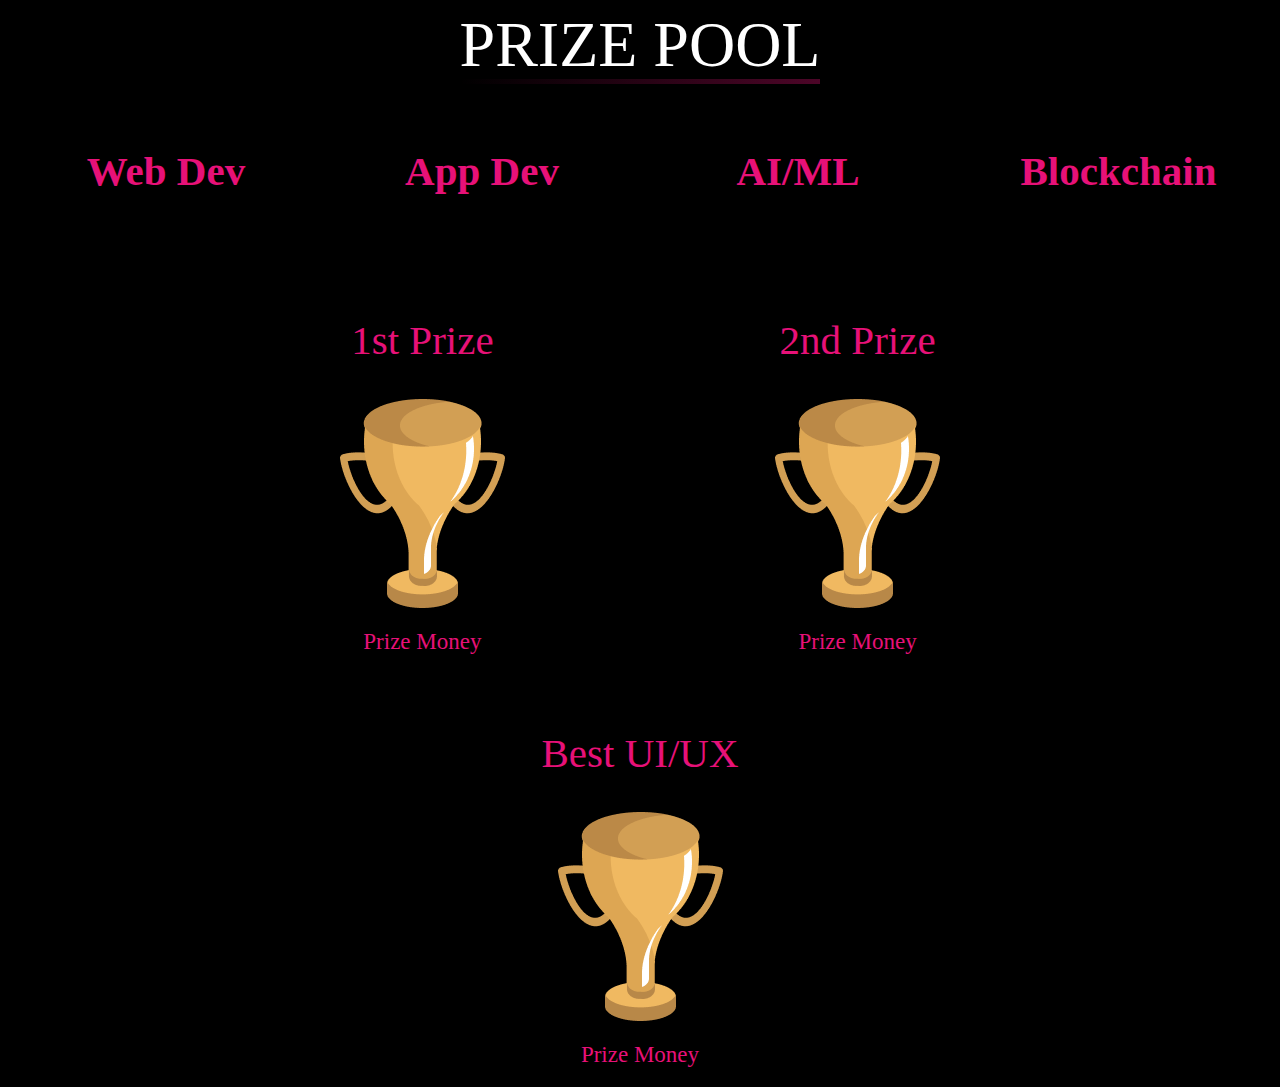
<file: index.html>
<!DOCTYPE html>
<html lang="en">

<head>
    <meta charset="UTF-8">
    <meta http-equiv="X-UA-Compatible" content="IE=edge">
    <meta name="viewport" content="width=device-width, initial-scale=1.0">
    <title>Prize Pool</title>
    <link rel="stylesheet" href="./CSS/styles.css">
</head>

<body>
    <center><span class="title">PRIZE POOL</span></center>

    <div class="head-text text-style">
        <div class="inside-text">Web Dev </div>
        <div class="inside-text">App Dev</div>
        <div class="inside-text">AI/ML</div>
        <div class="inside-text">Blockchain </div>
    </div>
    <div class="container text-style">
        <div class="tr-div">
            1st Prize
            <div class="img-div">
                <img src="./gold.png" alt="">
            </div>
            <div class="money-div">
                Prize Money
            </div>
        </div>

        <div class="tr-div">
            2nd Prize
            <div class="img-div">
                <img src="./gold.png" alt="">
            </div>
            <div class="money-div">
                Prize Money
            </div>
        </div>

        <div class="tr-div">
            Best UI/UX
            <div class="img-div">
                <img src="./gold.png" alt="">
            </div>
            <div class="money-div">
                Prize Money
            </div>
        </div>
    </div>
</body>

</html>
</file>
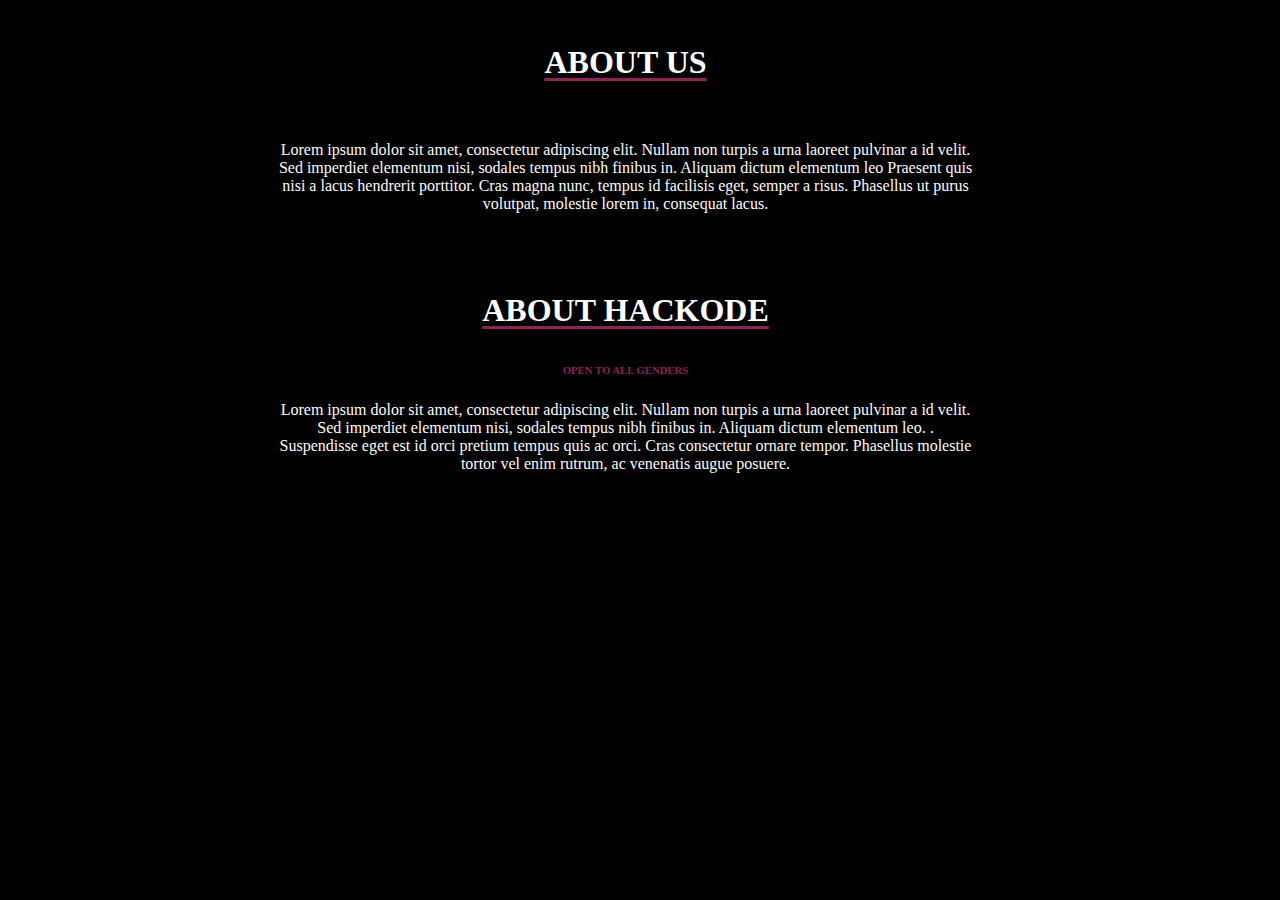
<file: about_us.html>
<!DOCTYPE html>
<html>
<head>
    <link href="https://cdn.jsdelivr.net/npm/bootstrap@5.0.0-beta3/dist/css/bootstrap.min.css" rel="stylesheet" integrity="sha384-eOJMYsd53ii+scO/bJGFsiCZc+5NDVN2yr8+0RDqr0Ql0h+rP48ckxlpbzKgwra6" crossorigin="anonymous">
    <script src="https://cdn.jsdelivr.net/npm/bootstrap@5.0.0-beta3/dist/js/bootstrap.bundle.min.js" integrity="sha384-JEW9xMcG8R+pH31jmWH6WWP0WintQrMb4s7ZOdauHnUtxwoG2vI5DkLtS3qm9Ekf" crossorigin="anonymous"></script>
    <script src="https://cdn.jsdelivr.net/npm/@popperjs/core@2.9.1/dist/umd/popper.min.js" integrity="sha384-SR1sx49pcuLnqZUnnPwx6FCym0wLsk5JZuNx2bPPENzswTNFaQU1RDvt3wT4gWFG" crossorigin="anonymous"></script>
    <script src="https://cdn.jsdelivr.net/npm/bootstrap@5.0.0-beta3/dist/js/bootstrap.min.js" integrity="sha384-j0CNLUeiqtyaRmlzUHCPZ+Gy5fQu0dQ6eZ/xAww941Ai1SxSY+0EQqNXNE6DZiVc" crossorigin="anonymous"></script>
    <style>

        h6 {text-align: center;
        padding-top:10px;
        }
        p {text-align: center;}
        div {
        padding-right: 299px;
        padding-bottom: 45px;
        padding-left: 270px;
        text-align:center;
        }



            .m-linkitem {
-webkit-transform: translate(-51%, -50%);
            -moz-transform: translate(-51%, -50%);
            -ms-transform: translate(-51%, -50%);
            -o-transform: translate(-51%, -50%);
            transform: translate(-51%, -50%);

            transform-origin: center;
            animation: loadBounce 0.1s ease-in-out forwards;
text-align:center;
                transition: all 0.1s linear;
                display: inline;
                
           
text-decoration: underline #8D2255;
text-underline-offset: 5px;
               
           color:white;
                padding-bottom: 9px;
                background: linear-gradient(to right, rgba(0, 209, 256, 1) 0%, rgba(39, 143, 198, 1) 98%);
                background-size: 0px 3px;
                background-repeat: no-repeat;
                background-position: left 85%;
                text-shadow: 0;
            }

                .m-linkitem:hover {
                    background-size: 100% 4px;
                    text-shadow: 0 2.5px 4px rgba(0, 0, 0, 0.5);
                }


.m-link {
-webkit-transform: translate(-51%, -50%);
            -moz-transform: translate(-51%, -50%);
            -ms-transform: translate(-51%, -50%);
            -o-transform: translate(-51%, -50%);
            transform: translate(-51%, -50%);

            transform-origin: center;
            animation: loadBounce 0.2s ease-in-out forwards;
text-align:center;
                transition: all 0.2s linear;
                display: inline;
                
           
text-decoration: underline #8D2255;
text-underline-offset: 5px;
               
           color:white;
                padding-bottom: 9px;
                background: linear-gradient(to right, rgba(0, 209, 256, 1) 0%, rgba(39, 143, 198, 1) 98%);
                background-size: 0px 3px;
                background-repeat: no-repeat;
                background-position: left 85%;
                text-shadow: 0;
            }

                .m-link:hover {
                    background-size: 100% 4px;
                    text-shadow: 0 2.5px 4px rgba(0, 0, 0, 0.5);
                }

        </style>
        </head>
        <body>
            <body style="background-color:black;">
        <br><br>
        <div>
        <h1 class = "m-linkitem">ABOUT US</h1>
        <h6>     </h6>
        <p style="color:#FFFBFB">Lorem ipsum dolor sit amet, consectetur adipiscing elit. Nullam non turpis a urna laoreet pulvinar a id velit. Sed imperdiet elementum nisi, sodales tempus nibh finibus in. Aliquam dictum elementum leo Praesent quis nisi a lacus hendrerit porttitor. Cras magna nunc, tempus id facilisis eget, semper a risus. Phasellus ut purus volutpat, molestie lorem in, consequat lacus. </p></div>
        <br>
        <div>
        <h1 class = "m-link" >ABOUT HACKODE</h1>
        <br>
        <h6 style="color:#8D2255">OPEN TO ALL GENDERS</h6>
        <p style="color:#FFFBFB">Lorem ipsum dolor sit amet, consectetur adipiscing elit. Nullam non turpis a urna laoreet pulvinar a id velit. Sed imperdiet elementum nisi, sodales tempus nibh finibus in. Aliquam dictum elementum leo. . Suspendisse eget est id orci pretium tempus quis ac orci. Cras consectetur ornare tempor. Phasellus molestie tortor vel enim rutrum, ac venenatis augue posuere.</p></div>
        
        </body>
</head>
</html>
</file>
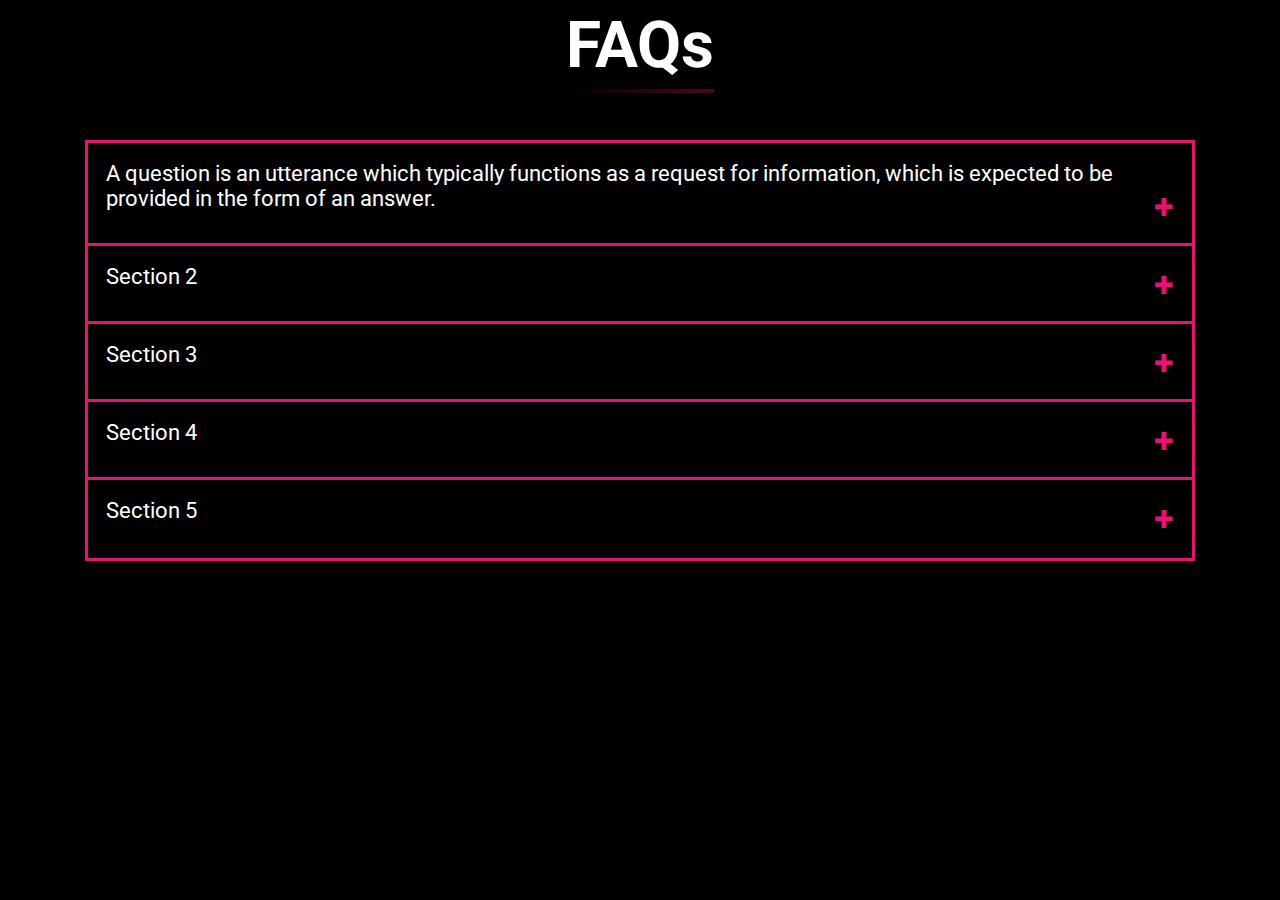
<file: FAQs.html>
<!DOCTYPE html>
<html lang="en">
<head>
    <meta charset="UTF-8">
    <meta http-equiv="X-UA-Compatible" content="IE=edge">
    <meta name="viewport" content="width=device-width, initial-scale=1.0">
    <link href="https://fonts.googleapis.com/css2?family=Roboto:wght@300;700&display=swap" rel="stylesheet">
    <link rel="stylesheet" href="FAQs.css">
     <title>FAQ</title>
        </head>
        <body>
        <center><span class="title">FAQs</span></center>
        <div class="container">    
            <button class="accordion">A question is an utterance which typically functions as a request for information, which is expected to be provided in the form of an answer.</button>
        <div class="panel">
          <p>Lorem ipsum dolor sit amet, consectetur adipisicing elit, sed do eiusmod tempor incididunt ut labore et dolore magna aliqua. Ut enim ad minim veniam, quis nostrud exercitation ullamco laboris nisi ut aliquip ex ea commodo consequat.</p>
        </div>
        
        <button class="accordion">Section 2</button>
        <div class="panel">
          <p>Lorem ipsum dolor sit amet, consectetur adipisicing elit, sed do eiusmod tempor incididunt ut labore et dolore magna aliqua. Ut enim ad minim veniam, quis nostrud exercitation ullamco laboris nisi ut aliquip ex ea commodo consequat.</p>
        </div>
        
        <button class="accordion">Section 3</button>
        <div class="panel">
          <p>Lorem ipsum dolor sit amet, consectetur adipisicing elit, sed do eiusmod tempor incididunt ut labore et dolore magna aliqua. Ut enim ad minim veniam, quis nostrud exercitation ullamco laboris nisi ut aliquip ex ea commodo consequat.</p>
        </div>

        <button class="accordion">Section 4</button>
        <div class="panel">
          <p>Lorem ipsum dolor sit amet, consectetur adipisicing elit, sed do eiusmod tempor incididunt ut labore et dolore magna aliqua. Ut enim ad minim veniam, quis nostrud exercitation ullamco laboris nisi ut aliquip ex ea commodo consequat.</p>
        </div>

        <button class="accordion">Section 5</button>
        <div class="panel">
          <p>Lorem ipsum dolor sit amet, consectetur adipisicing elit, sed do eiusmod tempor incididunt ut labore et dolore magna aliqua. Ut enim ad minim veniam, quis nostrud exercitation ullamco laboris nisi ut aliquip ex ea commodo consequat.</p>
        </div>
        </div>
        <script src="FAQs.js">
        </script>        
        </body>
        </html>
</file>
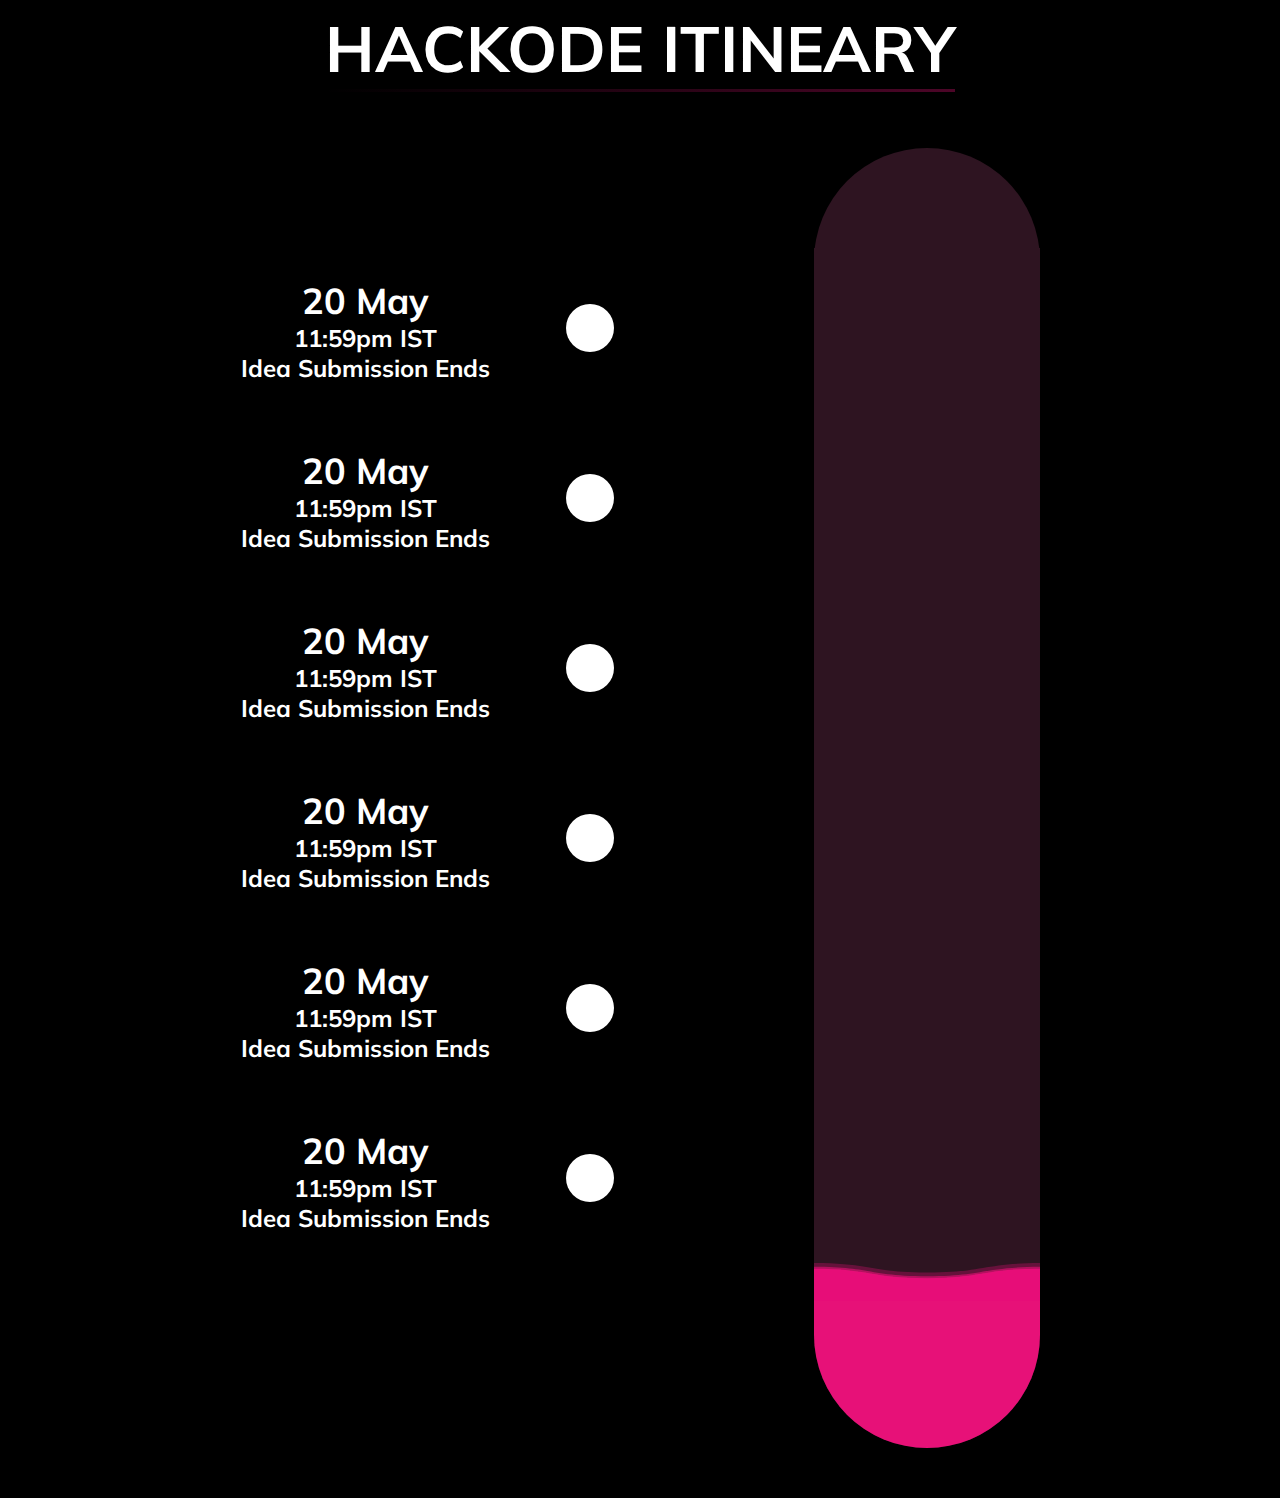
<file: itineary.html>
<!DOCTYPE html>
<html lang="en">
<head>
    <meta charset="UTF-8">
    <meta http-equiv="X-UA-Compatible" content="IE=edge">
    <meta name="viewport" content="width=device-width, initial-scale=1.0">
    <link href="https://fonts.googleapis.com/css2?family=Mulish&display=swap" rel="stylesheet">
    <link rel="stylesheet" href="itineary.css">
    <title>itineary</title>
</head>
<body>
    <div class="top">
        <div class="txt"><center><span class="title">HACKODE ITINEARY</span></center></div>
    </div>
<div class="container">
    <div class="cont">
        <div class="ball-text" id="one">
            <div class="text">
                <b>20 May</b><br>11:59pm IST<br>Idea Submission Ends
            </div>
            <div class="ball">
                <svg width="100" height="100">
                    <circle cx="50" cy="50" r="24" />
                </svg>   
            </div>
        </div>
    
        <div class="ball-text" id="two">
            <div class="text">
                <b>20 May</b><br>11:59pm IST<br>Idea Submission Ends
            </div>
            <div class="ball">
                <svg width="100" height="100">
                    <circle cx="50" cy="50" r="24" />
                </svg>   
            </div>
        </div>
    
        <div class="ball-text" id="three">
            <div class="text">
                <b>20 May</b><br>11:59pm IST<br>Idea Submission Ends
            </div>
            <div class="ball">
                <svg width="100" height="100">
                    <circle cx="50" cy="50" r="24" />
                </svg>   
            </div>
        </div>
    
        <div class="ball-text" id="four">
            <div class="text">
                <b>20 May</b><br>11:59pm IST<br>Idea Submission Ends
            </div>
            <div class="ball">
                <svg width="100" height="100">
                    <circle cx="50" cy="50" r="24" />
                </svg>   
            </div>
        </div>
    
        <div class="ball-text" id="five">
            <div class="text">
                <b>20 May</b><br>11:59pm IST<br>Idea Submission Ends
            </div>
            <div class="ball">
                <svg width="100" height="100">
                    <circle cx="50" cy="50" r="24" />
                </svg>   
            </div>
        </div>
    
        <div class="ball-text" id="six">
            <div class="text">
                <b>20 May</b><br>11:59pm IST<br>Idea Submission Ends
            </div>
            <div class="ball">
                <svg width="100" height="100">
                    <circle cx="50" cy="50" r="24" />
                </svg>   
            </div>
        </div>
    </div>
    <div class="tube">
        <div class="water">
            <div class="liquid">
                <svg class="tt" viewBox="0 0 120 28">
                    <defs> 
                      <mask id="xxx">
                        <circle cx="7" cy="12" r="40" fill="#fff" />
                      </mask>
                      
                      <filter id="goo">
                         <feGaussianBlur in="SourceGraphic" stdDeviation="2" result="blur" />
                         <feColorMatrix in="blur" mode="matrix" values="
                              1 0 0 0 0  
                              0 1 0 0 0  
                              0 0 1 0 0  
                              0 0 0 13 -9" result="goo" />
                         <feBlend in="SourceGraphic" in2="goo" />
                         </filter>
                        <path id="wave" d="M 0,10 C 30,10 30,15 60,15 90,15 90,10 120,10 150,10 150,15 180,15 210,15 210,10 240,10 v 28 h -240 z" />
                     </defs> 
                   
                      <use id="wave3" class="wave" xlink:href="#wave" x="0" y="-2" ></use> 
                      <use id="wave2" class="wave" xlink:href="#wave" x="0" y="0" ></use>
                    
                   
                   
                       
                       
                     </g>
                     <g class="gooeff">
                     <circle class="drop drop1" cx="20" cy="2" r="1.8"  />
                     <circle class="drop drop2" cx="25" cy="2.5" r="1.5"  />
                     <circle class="drop drop3" cx="16" cy="2.8" r="1.2"  />
                       <use id="wave1" class="wave" xlink:href="#wave" x="0" y="1" />
                     
                       <!-- g mask="url(#xxx)">
                       <path   id="wave1"  class="wave" d="M 0,10 C 30,10 30,15 60,15 90,15 90,10 120,10 150,10 150,15 180,15 210,15 210,10 240,10 v 28 h -240 z" />
                       </g>
                     </g -->
                   
                   </svg>
                   </div>

        </div>
            
    </div>
    <div class="text">hover me</div>
    <script src='http://ajax.aspnetcdn.com/ajax/jQuery/jquery-3.2.1.js'></script>
    <script type="text/javascript">
       $(function() {
  $('#one').hover(function() {
    $('.tt').css('padding-top', '10px');
  }, function() {
    $('.tt').css('padding-top', '');
  });
});

$(function() {
  $('#two').hover(function() {
    $('.tt').css('padding-top', '150px');
  }, function() {
    $('.tt').css('padding-top', '');
  });
});

$(function() {
  $('#three').hover(function() {
    $('.tt').css('padding-top', '330px');
  }, function() {
    $('.tt').css('padding-top', '');
  });
});

$(function() {
  $('#four').hover(function() {
    $('.tt').css('padding-top', '500px');
  }, function() {
    $('.tt').css('padding-top', '');
  });
});

$(function() {
  $('#five').hover(function() {
    $('.tt').css('padding-top', '660px');
  }, function() {
    $('.tt').css('padding-top', '');
  });
});

$(function() {
  $('#six').hover(function() {
    $('.tt').css('padding-top', '870px');
  }, function() {
    $('.tt').css('padding-top', '');
  });
});

    </script>  
</div>

        
</body>
</html>
</file>
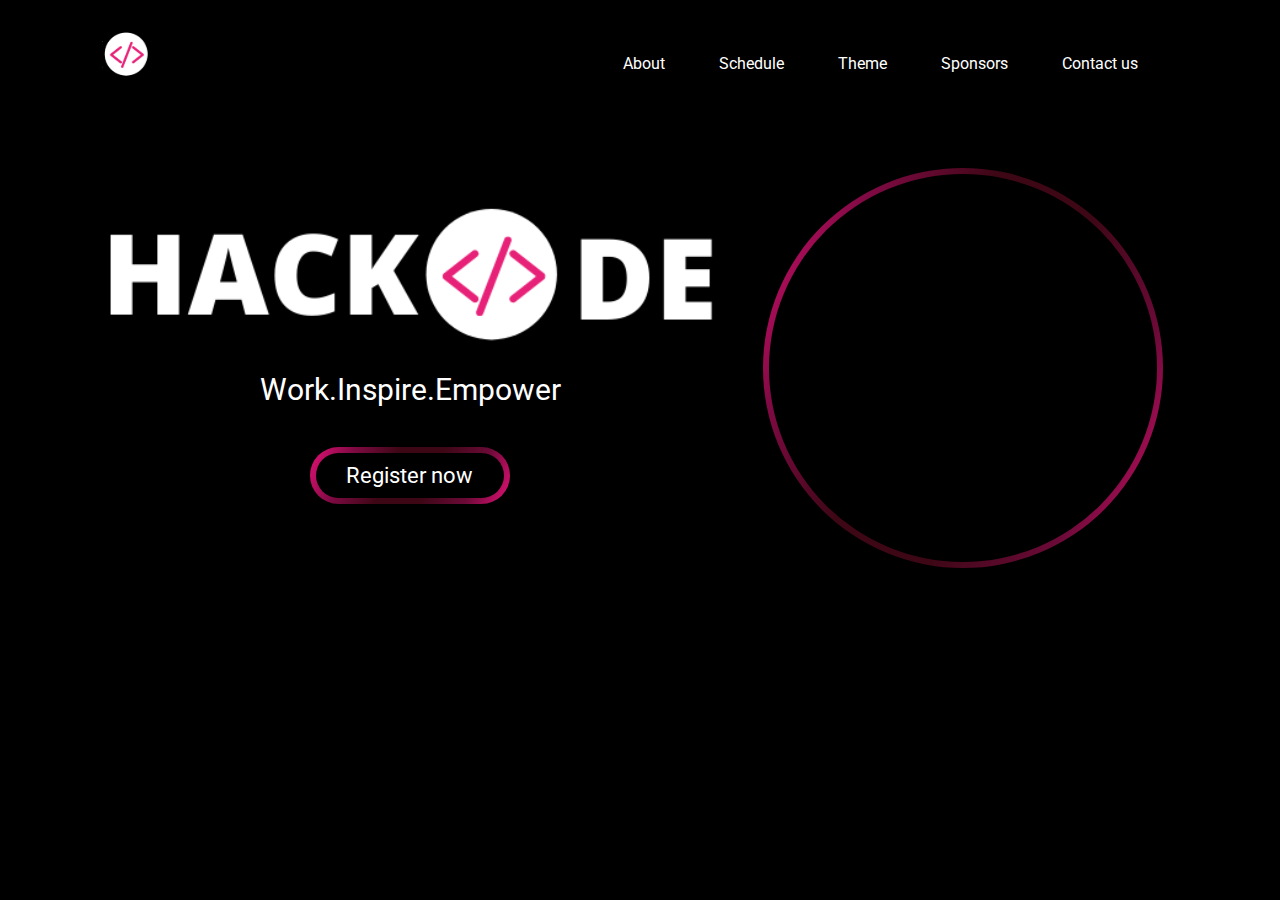
<file: landing-page.html>
<!DOCTYPE html>
<html lang="en">
<head>
    <meta charset="UTF-8">
    <meta http-equiv="X-UA-Compatible" content="IE=edge">
    <meta name="viewport" content="width=device-width, initial-scale=1.0">
    <title>landing page</title>
    <link rel="stylesheet" href="landing-page.css">
</head>
<body>
    <div class="container">
       <div class="navbar">
            <img src="images/HACK 2.svg" class="logo">
            <nav>
                <ul id="menuList">
                    <li class="abt"><a href="">About</a></li>
                    <li class="sch"><a href="">Schedule</a></li>    
                    <li class="theme"><a href="">Theme</a></li>    
                    <li class="spons"><a href="">Sponsors</a></li>    
                    <li class="cont"><a href="">Contact us</a></li>    
                </ul>
            </nav>
            <div class="menu-icon" onclick="togglemenu()">
              <svg class="ham hamRotate180 ham5" viewBox="0 0 100 100" width="80" onclick="this.classList.toggle('active')">
                <path
                      class="line top"
                      d="m 30,33 h 40 c 0,0 8.5,-0.68551 8.5,10.375 0,8.292653 -6.122707,9.002293 -8.5,6.625 l -11.071429,-11.071429" />
                <path
                      class="line middle"
                      d="m 70,50 h -40" />
                <path
                      class="line bottom"
                      d="m 30,67 h 40 c 0,0 8.5,0.68551 8.5,-10.375 0,-8.292653 -6.122707,-9.002293 -8.5,-6.625 l -11.071429,11.071429" />
            </svg>  
            </div>
            
        </div> 
        <div class="row">
            <div class="col1">
                <img src="images/HACK 1.svg" alt="" class="hack-img">
                <p>Work.Inspire.Empower</p>
                <div class="btn">
                 <a href="#" class="button-anon-pen">
                    <span>Register now</span>
                </a>   
                </div>
                
            </div>
            <div class="col2">
                <div class="time">
                    <div class="time-cont">
                        <span>
                        <div class="timer">
                          <div id="timer1"></div>
                          <div id="timer2"></div> 
                       </div>
                    </span>
                   </div>   
                </div>
            </div>
        </div>
    </div>
    <script src="landing-page.js">
        
    </script>
</body>
</html>
</file>
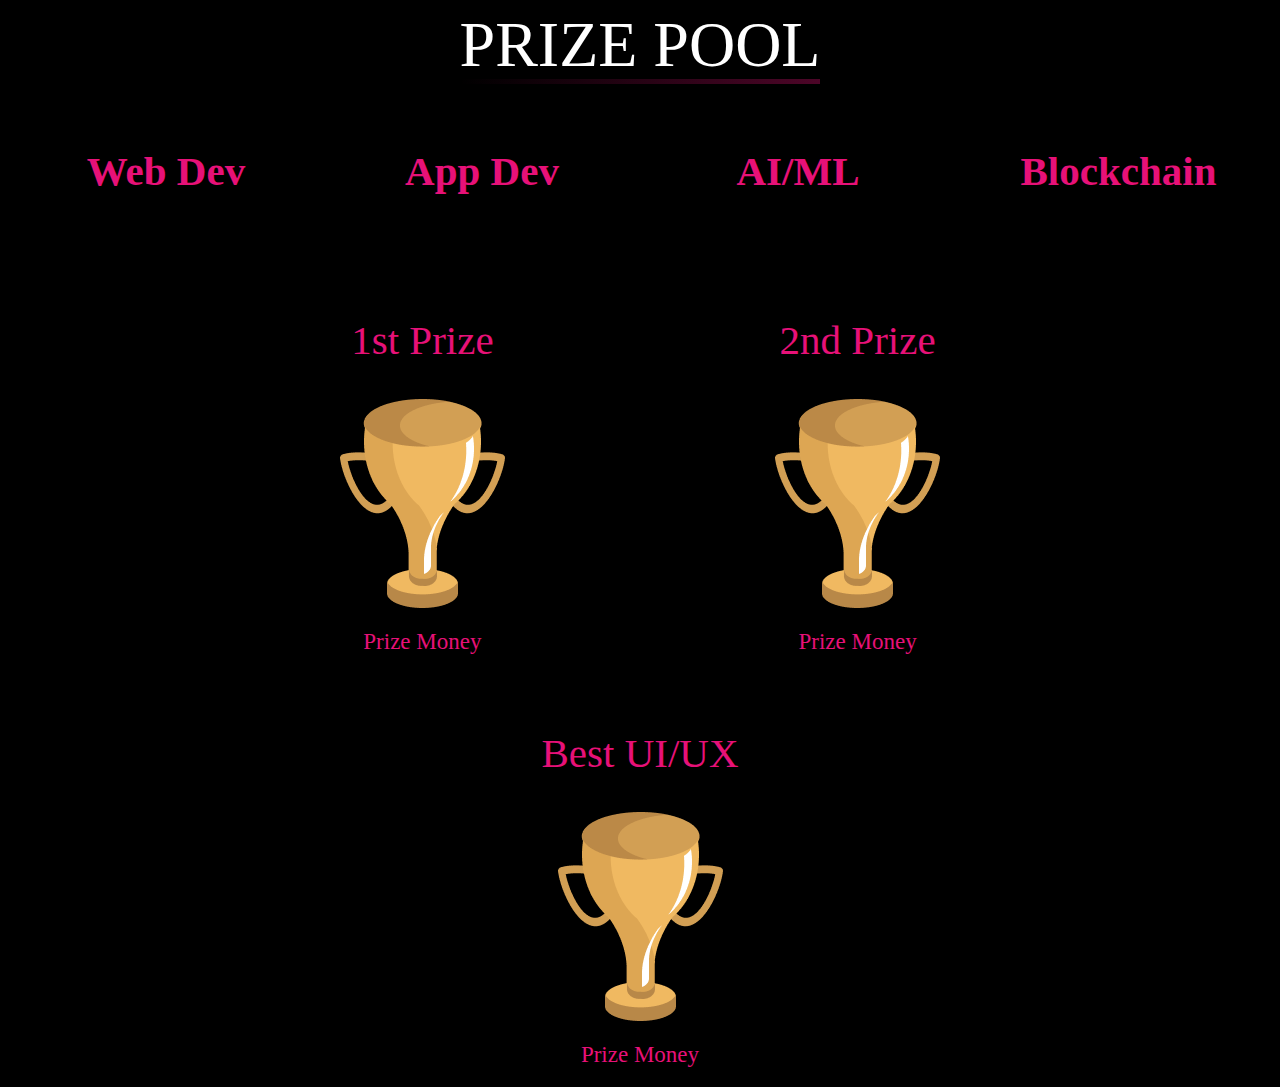
<file: prize_pool.html>
<!DOCTYPE html>
<html lang="en">

<head>
    <meta charset="UTF-8">
    <meta http-equiv="X-UA-Compatible" content="IE=edge">
    <meta name="viewport" content="width=device-width, initial-scale=1.0">
    <title>Prize Pool</title>
    <link rel="stylesheet" href="./CSS/styles.css">
</head>

<body>
    <center><span class="title">PRIZE POOL</span></center>

    <div class="head-text text-style">
        <div class="inside-text">Web Dev </div>
        <div class="inside-text">App Dev</div>
        <div class="inside-text">AI/ML</div>
        <div class="inside-text">Blockchain </div>
    </div>
    <div class="container text-style">
        <div class="tr-div">
            1st Prize
            <div class="img-div">
                <img src="./gold.png" alt="">
            </div>
            <div class="money-div">
                Prize Money
            </div>
        </div>

        <div class="tr-div">
            2nd Prize
            <div class="img-div">
                <img src="./gold.png" alt="">
            </div>
            <div class="money-div">
                Prize Money
            </div>
        </div>

        <div class="tr-div">
            Best UI/UX
            <div class="img-div">
                <img src="./gold.png" alt="">
            </div>
            <div class="money-div">
                Prize Money
            </div>
        </div>
    </div>
</body>

</html>
</file>
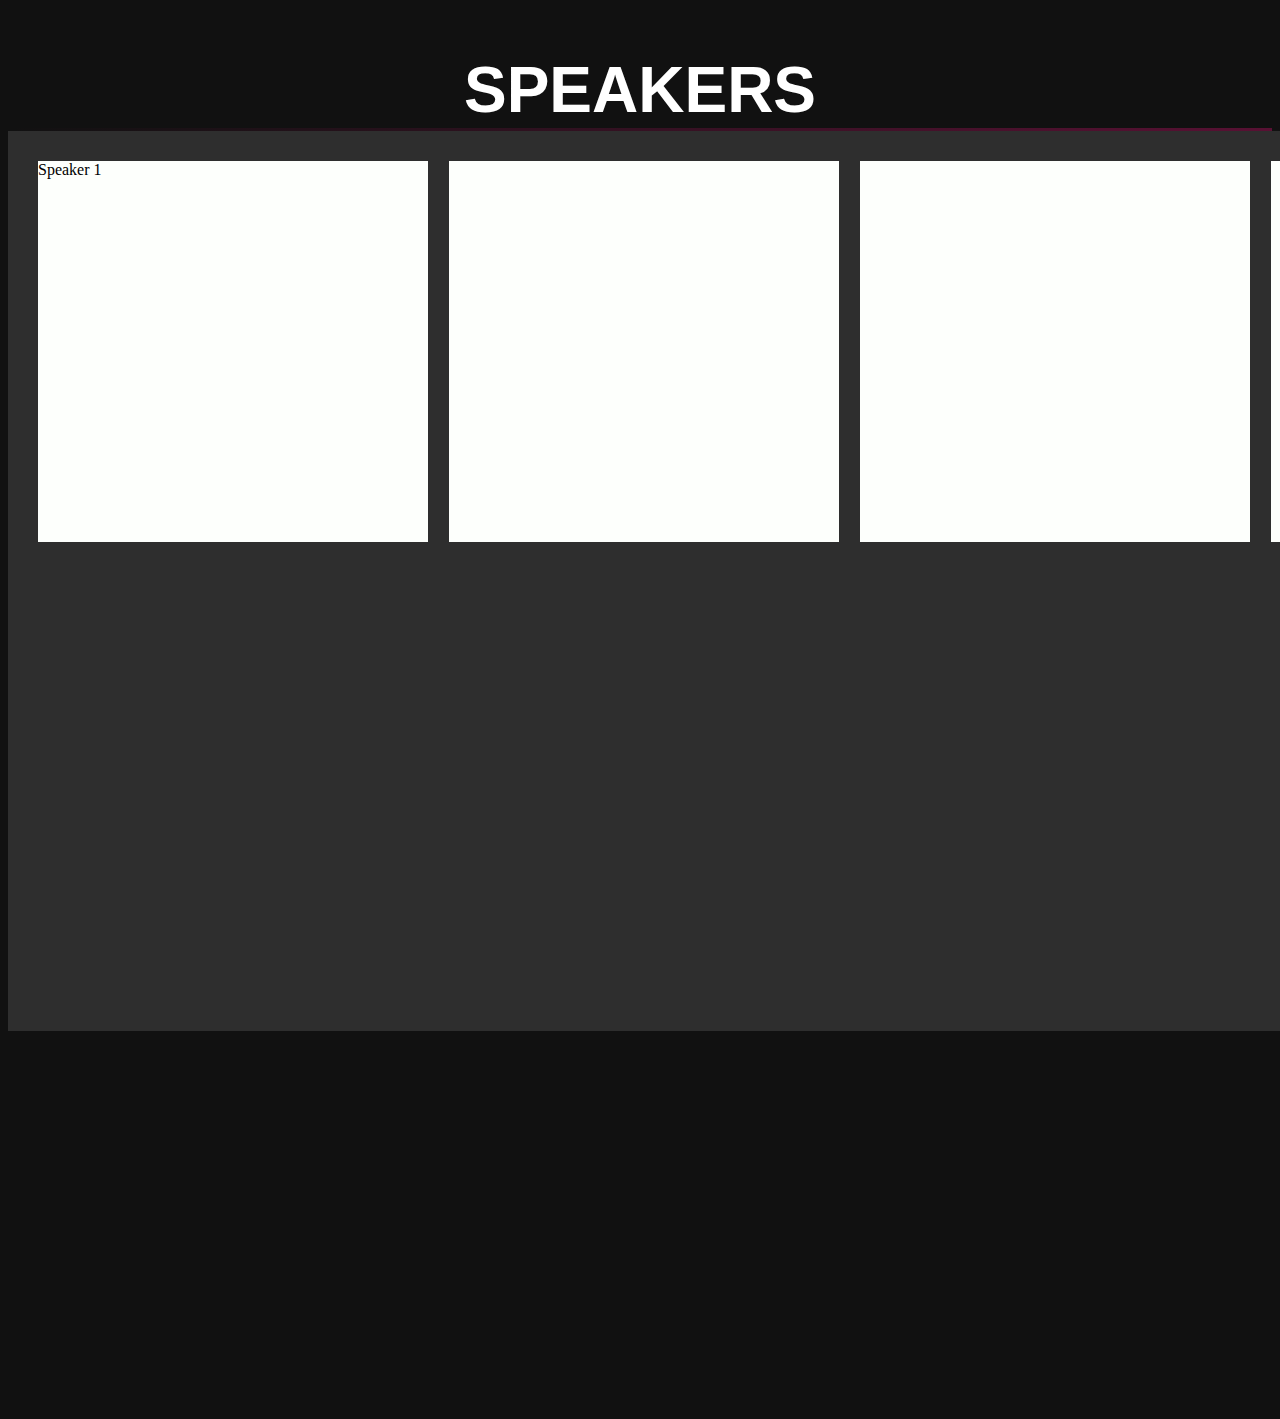
<file: speaker.html>
<!DOCTYPE html>
<html lang="en">
<head>
    <meta charset="UTF-8">
    <meta http-equiv="X-UA-Compatible" content="IE=edge">
    <meta name="viewport" content="width=device-width, initial-scale=1.0">
    <title>Document</title>
</head>
<link rel="stylesheet" href="speakers.css">
<body>
    <p class="demo">
    </p>
    <h3>SPEAKERS</h3>
    <div class="horizontalScroll">
      <div class="item" > Speaker 1
        <div class="bg" style="background-image: url(https://images.unsplash.com/photo-1468014187448-46f9ba8890a2?dpr=1&auto=compres)" height="381.16px" width="390.02px"></div>
      </div>
      <div class="item">
        <div class="bg" style="background-image: url(https://images.unsplash.com/photo-1466496224275-4cbf790b285b?dpr=1&auto=compres)" height="381.16px" width="390.02px"></div>
      </div>
      <div class="item">
        <div class="bg" style="background-image: url(https://images.unsplash.com/photo-1437315306147-0923bdb3fc12?dpr=1&auto=compress)" height="381.16px" width="390.02px"></div>
      </div>
      <div class="item">
        <div class="bg" style="background-image: url(https://images.unsplash.com/44/C3EWdWzT8imxs0fKeKoC_blackforrest.JPG?dpr=1&auto)" height="381.16px" width="390.02px"></div>
      </div>
      <div class="item">
        <div class="bg" style="background-image: url(https://images.unsplash.com/photo-1481093903765-de0b1d88f1a5?dpr=1&auto=compres)" height="381.16px" width="390.02px"></div>
      </div>
      <div class="item">
        <div class="bg" style="background-image: url(https://images.unsplash.com/photo-1480914362564-9f2c2634e266?dpr=1&auto=compress)" height="381.16px" width="390.02px"></div>
      </div>
    </div>
    
</body>
</html>
</file>
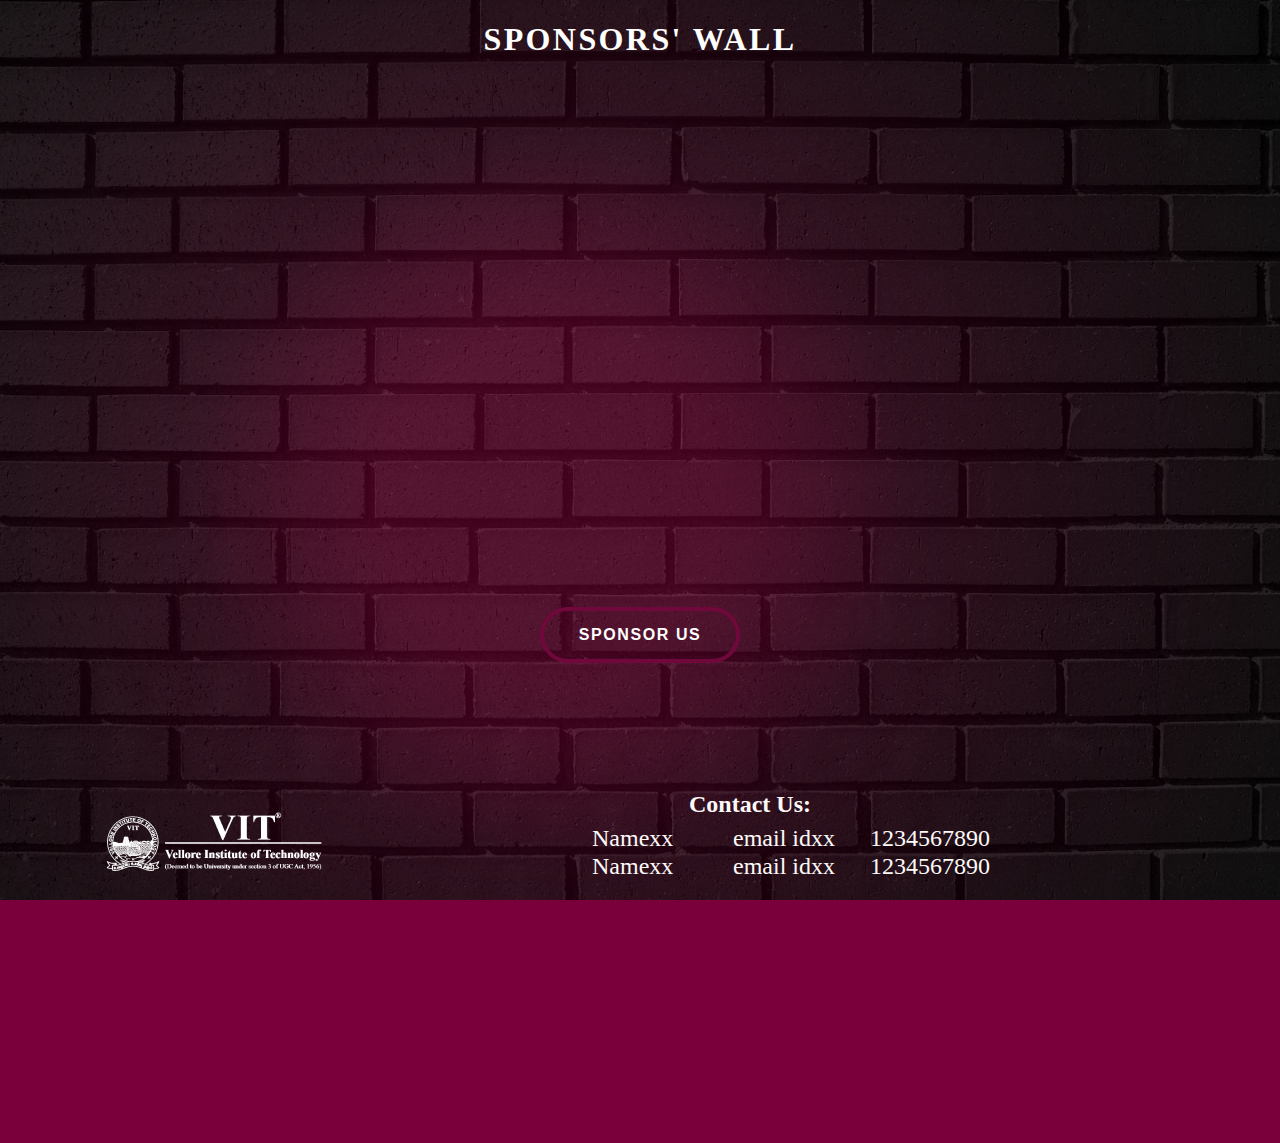
<file: sponsor.html>
<html>

<head>
  <link rel="stylesheet" href="sponsor.css">
  <script>

  </script>
</head>

<body>

  <div class="container">
    <center>


      <a href="#">
        <h1 class="hover-underline-animation">SPONSORS' WALL</h1>

      </a>
    </center>
    <div class="sponsor-button">


      <nav>
        <ul>
          <li>
            Sponsor Us
            <span></span><span></span><span></span><span></span>
          </li>
        </ul>
      </nav>
    </div>
  </div>

  <div id="footer">
    <div class="vit-logo">
      <img src="vit_white (1) 1.png">
    </div>
    <div class="wie-logo">


      <img src="slazzer-edit-image 1.png" alt="">
    </div>
    <div class="contact-us">
      Contact Us:
    </div>
    <div class="names">
      <ul>
        <li>Namexx</li>
        <li>Namexx</li>
      </ul>
    </div>
    <div class="email">
      <ul>
        <li>email idxx</li>
        <li>email idxx</li>
      </ul>
    </div>
    <div class="pno">
      <ul>
        <li>1234567890</li>
        <li>1234567890</li>
      </ul>
    </div>
  </div>
</body>

</html>
</file>
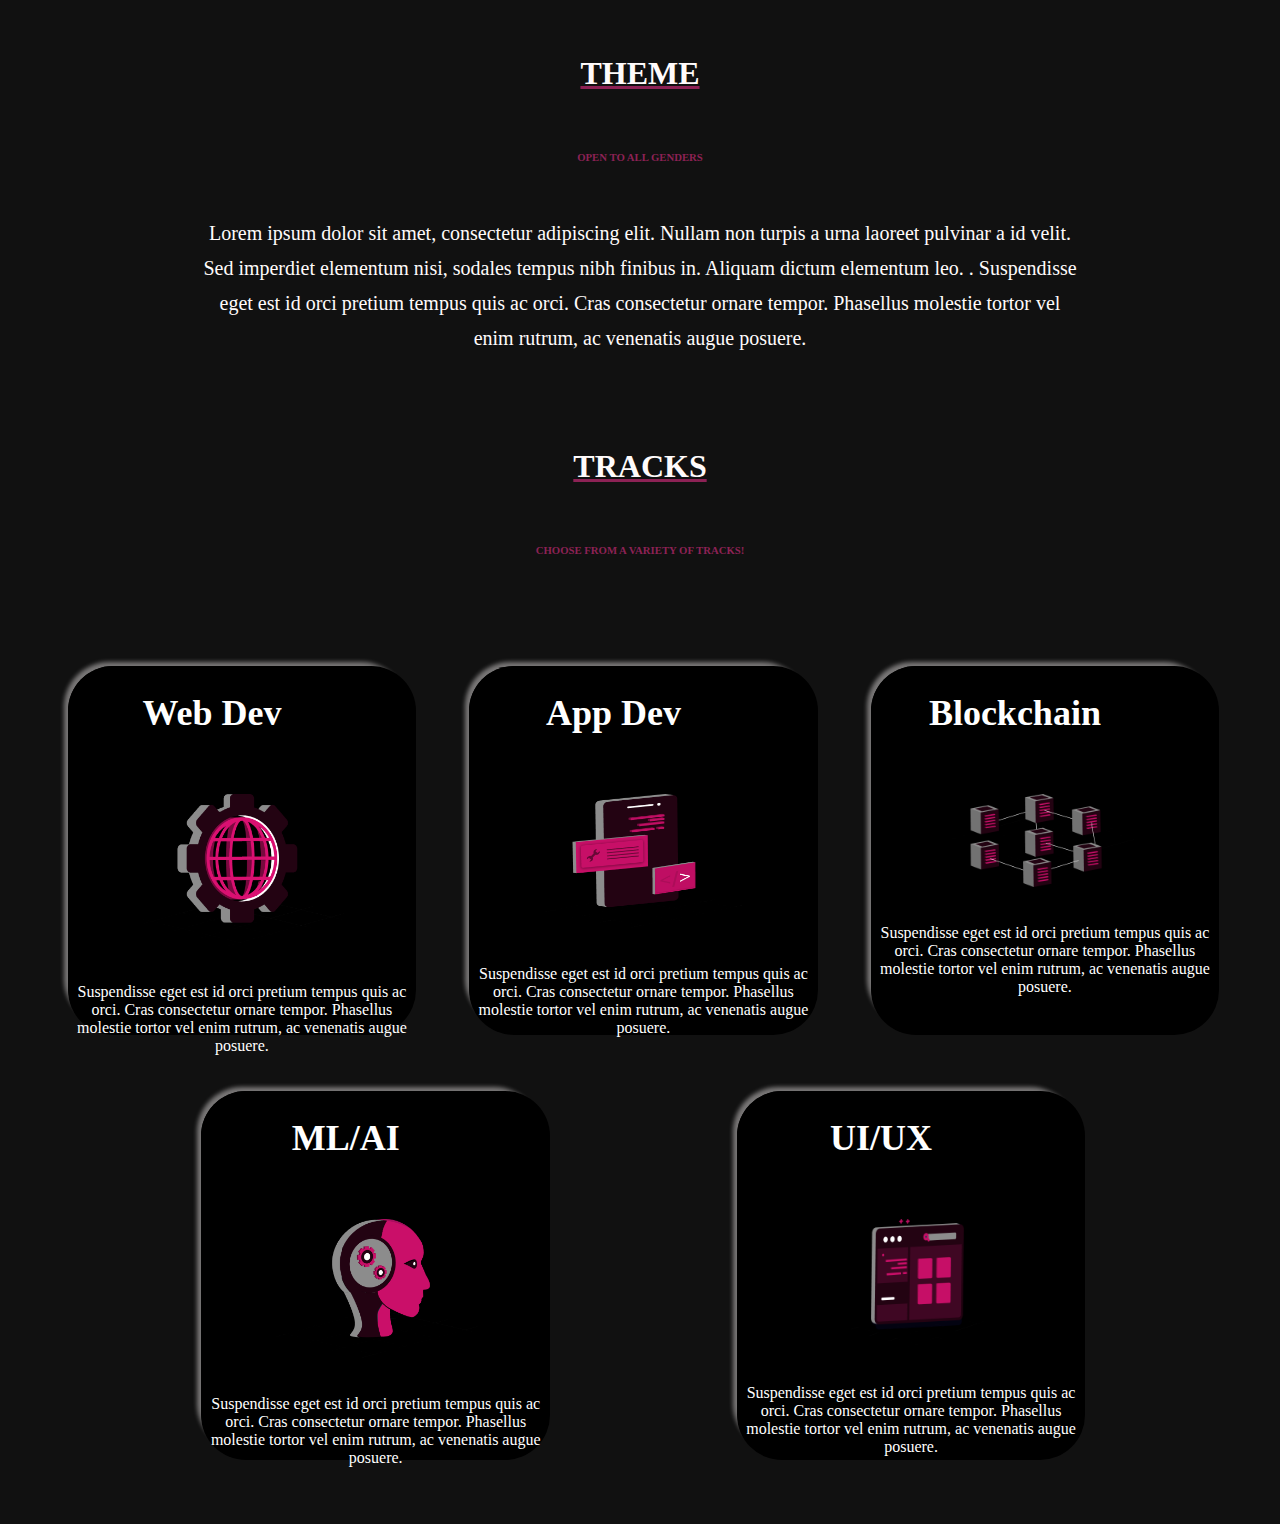
<file: THEME.html>
<!DOCTYPE html>
<html lang="en">
<head>
    <meta charset="UTF-8">
    <meta http-equiv="X-UA-Compatible" content="IE=edge">
    <meta name="viewport" content="width=device-width, initial-scale=1.0">
    <link href="https://cdn.jsdelivr.net/npm/bootstrap@5.0.0-beta3/dist/css/bootstrap.min.css" rel="stylesheet" integrity="sha384-eOJMYsd53ii+scO/bJGFsiCZc+5NDVN2yr8+0RDqr0Ql0h+rP48ckxlpbzKgwra6" crossorigin="anonymous">
    <link rel="stylesheet" href="THEME.css">
    <title>Theme</title>
</head>
<body>

   <div class="one1">
  <h1 class = "m-link" >THEME</h1>
  </div>
      
        <div class="two2">
        <h6 style="color:#8D2255;height: .5rem;">OPEN TO ALL GENDERS</h6>
        </div>
        <div class="three3">
        <p style="color:#FFFBFB">Lorem ipsum dolor sit amet, consectetur adipiscing elit. Nullam non turpis a urna laoreet pulvinar a id velit. Sed imperdiet elementum nisi, sodales tempus nibh finibus in. Aliquam dictum elementum leo. . Suspendisse eget est id orci pretium tempus quis ac orci. Cras consectetur ornare tempor. Phasellus molestie tortor vel enim rutrum, ac venenatis augue posuere.</p>
      </div>
      <div class="four4">
        <h1 class = "m-link" >TRACKS</h1>
        </div>
            
              <div class="five5">
              <h6 style="color:#8D2255;height: .5rem;">Choose from a variety of tracks!</h6>
              </div>
    <div class="final">
    <div class="first">
    <div class="one">
    <div class="card" >
        <div class="t_one" style="text-align: center;" >
            <h2 class="card-title" >Web Dev</h2>
            </div>
        <div class="t_shree1">
        <img src="WEBDEV.png"  style="max-width: 60%;padding:5%;margin-left:15%;text-align: center;" class="card-img-top" alt="...">
         </div>
        <div class="card-body">
            
          
          <div class="t_two"  style="text-align: center;">
          <p class="card-text"  style="text-align: center;">Suspendisse eget est id orci pretium tempus quis ac orci. Cras consectetur ornare tempor. Phasellus molestie tortor vel enim rutrum, ac venenatis augue posuere.</p>
          </div>
        </div>
      </div>
      </div>
      <div class="two">
      <div class="card" >
        <div class="t_one" style="text-align: center;" >
            <h2 class="card-title" >App Dev</h2>
            </div>
        <div class="t_shree2">
        <img src="APPDEV.png"  style="max-width: 60%;padding:5%;margin-left:15%;text-align: center;" class="card-img-top" alt="...">
         </div>
        <div class="card-body">
            
         
          <div class="t_two2"  style="text-align: center;">
          <p class="card-text"  style="text-align: center;">Suspendisse eget est id orci pretium tempus quis ac orci. Cras consectetur ornare tempor. Phasellus molestie tortor vel enim rutrum, ac venenatis augue posuere.</p>
          </div>
        </div>
      </div>
      </div>
      <div class="three">
      <div class="card" >
        <div class="t_one" style="text-align: center;" >
            <h2 class="card-title" >Blockchain</h2>
            </div>
        <div class="t_shree3">
        <img src="BLOCKCHAIN.png" style="max-width: 60%;padding:5%;margin-left:15%;text-align: center;"class="card-img-top" alt="...">
         </div>
        <div class="card-body">
           
          
          <div class="t_two3"  style="text-align: center;">
          <p class="card-text"  style="text-align: center;">Suspendisse eget est id orci pretium tempus quis ac orci. Cras consectetur ornare tempor. Phasellus molestie tortor vel enim rutrum, ac venenatis augue posuere.</p>
          </div>
        </div>
      </div>
      </div>
      </div>
     
      <div class="second">
      <div class="four">
      <div class="card" >
          <div class="t_one" style="text-align: center;" >
            <h2 class="card-title" >ML/AI</h2>
            </div>
        <div class="t_shree4">
        <img src="ML%20AI.png"  style="max-width: 60%;padding:5%;margin-left:15%;text-align: center;" class="card-img-top" alt="...">
         </div>
        <div class="card-body">
            
          <div class="t_two4"  style="text-align: center;">
          <p class="card-text"  style="text-align: center;">Suspendisse eget est id orci pretium tempus quis ac orci. Cras consectetur ornare tempor. Phasellus molestie tortor vel enim rutrum, ac venenatis augue posuere.</p>
          </div>
        </div>
      </div>
      </div>
      <div class="five">
        <div class="card" >
            <div class="t_one" style="text-align: center;" >
                <h2 class="card-title" >UI/UX</h2>
                </div>
          <div class="t_shree5">
          <img src="UI%20UX.png"  style="max-width: 40%;padding:5%;margin-left:27%;text-align: center;" class="card-img-top" alt="...">
           </div>
          <div class="card-body">
              
            <div class="t_two5"  style="text-align: center;">
            <p class="card-text"  style="text-align: center;">Suspendisse eget est id orci pretium tempus quis ac orci. Cras consectetur ornare tempor. Phasellus molestie tortor vel enim rutrum, ac venenatis augue posuere.</p>
            </div>
          </div>
        </div>
        </div>
        </div>
        </div>
    <script src="https://cdn.jsdelivr.net/npm/@popperjs/core@2.9.1/dist/umd/popper.min.js" integrity="sha384-SR1sx49pcuLnqZUnnPwx6FCym0wLsk5JZuNx2bPPENzswTNFaQU1RDvt3wT4gWFG" crossorigin="anonymous"></script>
<script src="https://cdn.jsdelivr.net/npm/bootstrap@5.0.0-beta3/dist/js/bootstrap.min.js" integrity="sha384-j0CNLUeiqtyaRmlzUHCPZ+Gy5fQu0dQ6eZ/xAww941Ai1SxSY+0EQqNXNE6DZiVc" crossorigin="anonymous"></script>
</body>
</html>
</file>
<file: CSS/styles.css>
body{
    
    background-color: black;
}
.title {

    font-size: 64px;
    color: white;
    padding-bottom: 4px;
    position: relative;
    text-decoration: none;
}
.title::after {
    background: #E71178;
    background: linear-gradient(to right, transparent 0%, #E71178 50%, transparent 100%);  
    content: "";
    position: absolute;
    bottom: 0;
    left: 0;
    height: 5px;
    width: 100%;
    background-size: 600% 600%;
    -webkit-animation: AnimationName 5s ease infinite;
    -moz-animation: AnimationName 5s ease infinite;
    animation: AnimationName 5s ease infinite;
}

@-webkit-keyframes AnimationName {
    0%{background-position:0% 51%}
    50%{background-position:100% 50%}
    100%{background-position:0% 51%}
}
@-moz-keyframes AnimationName {
    0%{background-position:0% 51%}
    50%{background-position:100% 50%}
    100%{background-position:0% 51%}
}
@keyframes AnimationName {
    0%{background-position:0% 51%}
    50%{background-position:100% 50%}
    100%{background-position:0% 51%}
}

.text-style{
    color: #E71178;
    border-radius: nullpx;
    font-family: Roboto;
    font-size: 41px;
    font-style: normal;
    font-weight: normal;
    line-height: 48px;
    letter-spacing: 0em;
    text-align: center;
}
.head-text{
    width:calc(100%+20px);
    display:flex;
    flex-wrap: wrap;
    background-color:black;
    margin:5vh auto 0;
    justify-content:space-around;
    
  }
  .inside-text{
    padding:20px;
    height: 50px;
    width: 187px;
    font-weight: bold;
  }
  .container{
    display:flex;
    flex-wrap:wrap;
    margin: 4vh auto 0;
    justify-content: center; 
    align-items: center;
  }
  .tr-div{
    font-size: 41px;
    text-align:center;
    width: 34vw;
    padding-top: 5%;
    justify-content: space-around; 
    align-items: center;
    font-style: normal;
font-weight: normal;
  }
  .img-div{
    width: 100%;
    padding-top: 8%;
  }
  .money-div{
    font-size: 40px;
    text-align: cener;
    /* width:238px ; */
    align-items: center;
    /* padding-bottom: 5%; */
    font-size: 23px;
font-style: normal;
  }
@media screen and (max-width: 550px) {
    .tr-div{
        width: 100%;
    }
}
</file>
<file: FAQs.css>
*{
    background-color: black;
}
.container{
    padding-top: 60px;
    padding-left: 80px;
    padding-right: 80px;
    
}

.container h2{
    position: relative;
    display: flex;
    text-align: center;
    justify-content: center; 
}

h2 {

font-size: 1.5em;
font-weight: bold;
padding: 20px;
text-decoration: blue;
}



.accordion {
  background-color: black;
  color: white;
  cursor: pointer;
  padding: 18px;
  width: 100%;
  border: none;
  text-align: left;
  outline: solid #E71178;
  font-size: 22px;
  transition: 0.4s;
  font-family: 'Roboto', sans-serif;
}



.active, .accordion:hover {
  color: #E71178;
}

.accordion:after {
  content: '\002B';
  color:#E71178;
  font-weight: bold;
  float: right;
  margin-left: 5px;
  font-size: 36px;
  font-family: 'Roboto', sans-serif;
}

.active:after {
  content: "\2212";
}

.panel {
  padding: 0 18px;
  background-color: #E71178;
  color: #ffffff;
  max-height: 0;
  overflow: hidden;
  transition: max-height 0.2s ease-out;
  font-size: 22px;
  font-family: 'Roboto', sans-serif;
} 
p{
    background-color: #E71178 ;
}
.title {
    font-size: 64px;
    color: white;
    padding-bottom: 4px;
    position: relative;
    text-decoration: none;
    padding-top: 10px;
    padding-bottom: 10px;
    font-family: 'Roboto', sans-serif;
    font-weight: bold;
}
.title::after {
    background: #E71178;
    background: linear-gradient(to right, transparent 0%, #E71178 50%, transparent 100%);  
    content: "";
    position: absolute;
    bottom: 0;
    left: 0;
    height: 4px;
    width: 100%;
    background-size: 600% 600%;

    -webkit-animation: AnimationName 5s ease infinite;
    -moz-animation: AnimationName 5s ease infinite;
    animation: AnimationName 5s ease infinite;
}

@-webkit-keyframes AnimationName {
    0%{background-position:0% 51%}
    50%{background-position:100% 50%}
    100%{background-position:0% 51%}
}
@-moz-keyframes AnimationName {
    0%{background-position:0% 51%}
    50%{background-position:100% 50%}
    100%{background-position:0% 51%}
}
@keyframes AnimationName {
    0%{background-position:0% 51%}
    50%{background-position:100% 50%}
    100%{background-position:0% 51%}
}
</file>
<file: itineary.css>
*{
    background-color: black;
    
}
.ball-text {
    fill: white;
    height: 110px;
    color: white;
    padding-bottom: 30px;
    padding-top: 30px;
    }
.ball-text:hover {
    fill: #E71178;
    color: #E71178;
}
.text{
    float: left;
    width: 250px;
    font-size: 24px;
    text-align: center;
    font-family: 'Mulish', sans-serif;
    font-weight: bold;
    cursor: pointer;
}
.ball{
    float: right;
    height: 100px;
    cursor: pointer;
}
.cont{
    float: left;
    width: 400px;
    height: 1000px;
    padding-top: 100px;
}
svg{
    margin: 0 auto;
}
b{
      font-weight: bold;
      font-size: 36px;
 }

 .container{
     padding-top: 60px;
     width: 800px;
     height: 1000px;
     margin: 0 auto;
 }
 .title {
    font-size: 64px;
    color: white;
    padding-bottom: 4px;
    position: relative;
    text-decoration: none;
    font-family: 'Mulish', sans-serif;
    font-weight: bold;
}
.title::after {
    background: #E71178;
    background: linear-gradient(to right, transparent 0%, #E71178 50%, transparent 100%);  
    content: "";
    position: absolute;
    bottom: 0;
    left: 0;
    height: 3px;
    width: 100%;
    background-size: 600% 600%;

    -webkit-animation: AnimationName 5s ease infinite;
    -moz-animation: AnimationName 5s ease infinite;
    animation: AnimationName 5s ease infinite;
}

@-webkit-keyframes AnimationName {
    0%{background-position:0% 51%}
    50%{background-position:100% 50%}
    100%{background-position:0% 51%}
}
@-moz-keyframes AnimationName {
    0%{background-position:0% 51%}
    50%{background-position:100% 50%}
    100%{background-position:0% 51%}
}
@keyframes AnimationName {
    0%{background-position:0% 51%}
    50%{background-position:100% 50%}
    100%{background-position:0% 51%}
}

.tube{
    float: right;
    width: 226px;
    height: 1300px;
    background-color:#2E1421 ;
    display: flex;
    flex-direction: column;
    justify-content: space-between;
    align-items: center;
    border-radius: 500px 500px 500px 500px;
   
    margin-bottom: 50px;
 }
 .water{
     background-color: transparent;
     height: 100%;
     padding-top: 100px;
 }
.liquid {
  background-color: #E71178;
  color: #fff;
border-bottom-left-radius:500px ;
border-bottom-right-radius:500px ;
  height:100%;
  
}
.tt {
  width:100%;
  background-color:#2E1421;
  padding-top: 1000px;
  transition: 1s;
}


.wave {
  animation: wave 1s linear;
  animation-iteration-count:infinite;
  fill: #E71178;
}
.drop {
  fill: transparent;
  animation: drop 5s ease infinite normal;
  stroke: #E71178;
  stroke-width:0.5;
  opacity:.6; 
  transform: translateY(80%);
}
.drop1 {
  transform-origin: 20px 3px;
}
.drop2 {
  animation-delay: 3s;
  animation-duration:3s;
  transform-origin: 25px 3px;
}
.drop3 {
  animation-delay: -2s;
  animation-duration:3.4s;
  transform-origin: 16px 3px;
}
.gooeff {
  	filter: url(#goo);
}
#wave2 {
  animation-duration:5s;
  animation-direction: reverse;
  opacity: .6
}
#wave3 {
  animation-duration: 7s;
  opacity:.3;
}
@keyframes drop {
  0% {
    transform: translateY(80%); 
    opacity:.6; 
  }
  80% {
    transform: translateY(80%); 
    opacity:.6; 
  }
  90% { 
    transform: translateY(10%) ; 
    opacity:.6; 
  }
  100% { 
    transform: translateY(0%) scale(1.5);  
    stroke-width:0.2;
    opacity:0; 
  }
}
@keyframes wave {
  to {transform: translateX(-100%);}
}
</file>
<file: landing-page.css>
@import url('https://fonts.googleapis.com/css2?family=Mulish:wght@600&family=Roboto&display=swap');
*{
    background-color: black;
    color:white;
    margin: 0;
    padding: 0;
    font-family: 'Roboto', sans-serif;
}

.container{
    width: 100%;
    min-height: 100vh ;
    padding-left: 8%;
    padding-right:8% ;
    box-sizing: border-box;
    overflow: hidden;
}

.navbar{
    width: 100%;
    display: flex;
    align-items: center;
    font-family: 'Mulish', sans-serif;
}

.logo{
    width: 50px;
    cursor: pointer;
    margin: 30px 0;
}
.ham.hamRotate180.ham5{
    width: 25px;
    cursor: pointer;
}

.ham {

cursor: pointer;
-webkit-tap-highlight-color: transparent;
transition: transform 400ms;
-moz-user-select: none;
-webkit-user-select: none;
-ms-user-select: none;
user-select: none;
}
.hamRotate.active {
transform: rotate(45deg);
}
.hamRotate180.active {
transform: rotate(180deg);
}
.line {
fill:none;
transition: stroke-dasharray 400ms, stroke-dashoffset 400ms;
stroke:white;
stroke-width:5.5;
stroke-linecap:round;
}
.ham5 .top {
stroke-dasharray: 40 82;
}
.ham5 .bottom {
stroke-dasharray: 40 82;
}
.ham5.active .top {
stroke-dasharray: 14 82;
stroke-dashoffset: -72px;
}
.ham5.active .bottom {
stroke-dasharray: 14 82;
stroke-dashoffset: -72px;
}

nav{
    flex: 1;
    text-align: right;
}
nav ul li{
    list-style: none;
    display: inline-block;
    margin-right: 30px;
}
nav ul li a{
    text-decoration: none;
    font-size: 16px;
    position: relative;
    padding: 0 10px;
}
.menu-icon{
    display: none;
}
a:after{
    content: "";
    position: absolute;
    background-color: #E71178;
    height: 3px;
    width: 0;
    left: 0;
    bottom: -10px;
    transition: 0.3s;
}
a:hover:after{
    width: 100%;
}
a:active:after{
    width: 100%;
}
a:hover{
    font-weight: bold;
}
a:active{
    font-weight: bold;
}
.row{
    display: flex;
    flex-wrap: wrap;
    justify-content: space-between;
    align-items: center;
    margin: 50px 0;
}
.col1{
    flex-basis: 50%;
   position: relative;
}



p{
    font-size:30px ;
    padding: 0 auto;
    width: 300px;
    margin: 0 auto;
}


.btn{
    width: 200px;
    height: 150px;
    margin: 0 auto;
    padding-top: 40px;
}
.button-anon-pen span:hover{
    background-color: white;
    color: #E71178;
    font-weight: bolder;
}

.button-anon-pen {
    width: 200px;
    background-image: linear-gradient(115deg, #E71178,rgb(127,10,67) , rgb(62,7,22), rgb(62,7,22), rgb(107, 10, 55), #E71178);
    text-align: center;
    margin: 0 auto;
    position: relative;
    color: #fff;
    text-decoration: none;
    display: block;
    font-weight: normal;
    border-radius: 60px;
    overflow: hidden;
}

.button-anon-pen {
    animation: play 1.6s ease-in infinite;
}

.button-anon-pen span {
    padding: 10px;
    font-size: 22px;
    display: block;
    margin: 6px;
    background: #000;
    border-radius: 30px;
}

.col2{
    position: relative;
    flex-basis: 40%;
    display: flex;
    align-items: center;
}

.time{
    width: 400px;
    height: 400px;
    margin: 0 auto;
    padding-bottom: 20px;
}

.time-cont {
    width: 400px;
    height: 400px;
    background-image: linear-gradient(115deg, #E71178,rgb(127,10,67) , rgb(62,7,22), rgb(62,7,22), rgb(107, 10, 55), #E71178);
    text-align: center;
    margin: 0 auto;
    position: relative;
    color: #fff;
    text-decoration: none;
    display: block;
    font-weight: normal;
    border-radius: 50%;
    overflow: hidden;
}

.time-cont {
    animation: play 1.6s ease-in infinite;
}

.time-cont span {
    padding: 14px 0;
    height: 360px;
    font-size: 22px;
    display: block;
    margin: 6px;
    background: #000;
    border-radius: 50%;
}
.timer{
    height: 300px;
   width: 200px;
   margin: 0 auto;
   margin-top: 40px;
   font-weight: bold;
}
#timer1,#timer2 {
    font-size: 3em;
    font-weight: 100;
    color: white;
    height: 150px;
    width: 200px;
    margin: 0 auto;
  }
  
  #timer2 div {
    display: inline-block;
    min-width: 35px;
  }
  #timer1 div {
    display: inline-block;
    min-width: 35px;
  }
  
  #timer1 div span {
    color: #dfbdce;
    display: block;
    font-size: .15em;
    font-weight: 800;
    height: 50px;
  }
  #timer2 div span {
    color: #dfbdce;
    display: block;
    height: 50px;
    font-size: .25em;
    font-weight: 800;
  }

@keyframes play {
    0% {
        background-position: 0px;
    }
    20% {
        background-position: -110px;
    }
    35% {
        background-position: -180px;
    }
    50% {
        background-position: -210px;
    }
    80% {
        background-position: -350px;
    }
    100% {
        background-position: -390px;
    }
}

@media only screen and (max-width:700px) {
    .navbar{
        height:50px;
    }
    nav ul{
        width: 100%;
        height: 250px;
        background-color: #E71178;
        position: absolute;
        top: 75px;
        right: 0;
        z-index: 2;
    }

    nav  ul li{
        display: block;
        margin-top: 10px;
        margin-bottom: 10px;
        background-color:#E71178;

    }

    nav ul li a{
        color: white;
        background-color:#E71178;

    }

    .menu-icon{
        display: block;
    }

    #menuList{
        overflow: hidden;
        transition: 0.5s;
    }
    p{
        width: 200px;
        font-size: 20px;
    }
}

@media only screen and (max-width:1200px) {
    img{
        width: 500px;
    }
    .time{
        width: 300px;
        height: 300px;
    }
    .time-cont {
        width: 300px;
        height: 300px;
    }
    .time-cont span{
        height: 260px;
    }
    #timer1,#timer2{
        height:95px ;
    }
    .timer{
        font-size: 15px;
       height: 190px;
    }
    .timer div{
        height: 100px;
    }
}

@media only screen and (max-width:1000px){
    img{
        width: 600px;
    } 
    .col2{
        margin: 0 auto;
    }
    .col1{
        margin: 0 auto;
    }
    .time{
        width: 400px;
        height: 400px;
    }
    .time-cont {
        width: 400px;
        height: 400px;
    }
    .time-cont span{
        height: 360px;
    }
    #timer1,#timer2{
        height: 150px;
    }
    .timer{
        font-size: 24px;
        height:200px ;
    }
    .timer div{
        height:100px;
    }
}
@media only screen and (max-width:450px) {
    img{
        width: 300px;
    }
    .time{
        width: 300px;
        height: 300px;
    }
    .time-cont {
        width: 300px;
        height: 300px;
    }
    .time-cont span{
        height: 260px;
    }
    #timer1,#timer2{
        height:95px ;
    }
    .timer{
        font-size: 15px;
       height: 190px;
    }
    .timer div{
        height: 100px;
    }
}
@media only screen and (max-width:350px) {
    img{
        width: 300px;
    }
    .time{
        width: 300px;
        height: 300px;
    }
    .time-cont {
        width: 300px;
        height: 300px;
    }
    .time-cont span{
        height: 260px;
    }
    .container{
        padding: 10px;
    }
}
</file>
<file: speakers.css>
::-webkit-scrollbar {
  width: 1px;
  height: 1px;
}

::-webkit-scrollbar-button {
  width: 1px;
  height: 1px;
}

*,
*::after,
*::before {
  box-sizing: border-box;
}

body {
  overflow: hidden;
  background:#111;
}

.horizontalScroll {
  width: 100vh;
  height: 100vw;
  overflow-y: auto;
  overflow-x: hidden;
  background: #2E2E2E;
  padding: 30px;
  -webkit-transform-origin: right top;
          transform-origin: right top;
  -webkit-transform: rotate(-90deg) translate3d(0, -100vh, 0);
          transform: rotate(-90deg) translate3d(0, -100vh, 0);
}
.horizontalScroll > * {
  -webkit-transform-origin: left top;
          transform-origin: left top;
  -webkit-transform: rotate(90deg) translate3d(0, calc(-100vh + 60px), 0);
          transform: rotate(90deg) translate3d(0, calc(-100vh + 60px), 0);
}
.item {
  width: 390.02px;
  height: 381.16px;
  background: #FDFFFC;
  position: relative;
}
.item:not(:first-child) {
  margin-top: 30px;
}
.item .bg {
  position: absolute;
  top: 0;
  right: 0;
  bottom: 0;
  left: 0;
  background: no-repeat center center / cover;
  opacity: .8;
  background-blend-mode: luminosity;
}

/* Demo Purpose Only*/
.demo {
  font-family: 'Raleway', sans-serif;
	color:#fff;
    display: block;
    margin: 0 auto;
    padding: 15px 0;
    text-align: center;
}
.demo a{
  font-family: 'Raleway', sans-serif;
color: #2ecc71;		
}
h3{
  font-family: 'Raleway', sans-serif;
	color:#fff;
    display: block;
    margin: 0 auto;
    padding: 15px 0;
    text-align: center;  
    
}
h3 {
  font-size: 64px;
  color: white;
  padding-bottom: 4px;
  position: relative;
  text-decoration: none;
}
h3::after {
  background: #E71178;
  background: linear-gradient(to right, transparent 0%, #E71178 50%, transparent 100%);  
  content: "";
  position: absolute;
  bottom: 0;
  left: 0;
  height: 3px;
  width: 100%;
  background-size: 600% 600%;

  -webkit-animation: AnimationName 5s ease infinite;
  -moz-animation: AnimationName 5s ease infinite;
  animation: AnimationName 5s ease infinite;
}

@-webkit-keyframes AnimationName {
  0%{background-position:0% 51%}
  50%{background-position:100% 50%}
  100%{background-position:0% 51%}
}
@-moz-keyframes AnimationName {
  0%{background-position:0% 51%}
  50%{background-position:100% 50%}
  100%{background-position:0% 51%}
}
@keyframes AnimationName {
  0%{background-position:0% 51%}
  50%{background-position:100% 50%}
  100%{background-position:0% 51%}
}
</file>
<file: sponsor.css>
body,
html {
  margin: 0;
  height: 100%;
}

.container {
  background: url(1.png);
  height: 100%;
  background-color: #7A003B;
  background-size: cover;
  background-repeat: no-repeat;
  background-position: center;
}

.container--blend {
  background-blend-mode: screen;
}

h1 {
  color: white;
  text-align: center;
}

a {
  color: #fff;
  text-transform: uppercase;
  text-decoration: none;
  letter-spacing: 0.15em;
  display: inline-block;
  /* padding: 15px 20px; */
  position: relative;
}

a:after {
  background: none repeat scroll 0 0 transparent;
  bottom: 0;
  content: "";
  display: block;
  height: 5px;
  left: 50%;
  position: center;
  background: #7A003B;
  transition: width 0.3s ease 0s, left 0.3s ease 0s;
  width: 0;
}

a:hover:after {
  width: 100%;
  left: 0;
}

.sponsor-button {
  margin-top: 100px;
  height: 100vh;
  display: flex;
  align-items: center;
  justify-content: center;
}

nav ul {
  list-style-type: none;
  margin: 0;
  padding: 0;
}

nav ul li {
  --c: #71083B;
  color: #fff;
  font-size: 16px;
  border: 0.3em solid var(--c);
  border-radius: 40px;
  width: 12em;
  height: 3em;
  text-transform: uppercase;
  font-weight: bold;
  font-family: sans-serif;
  letter-spacing: 0.1em;
  text-align: center;
  line-height: 3em;
  position: relative;
  overflow: hidden;
  z-index: 1;
  transition: 0.5s;
  margin: 1em;
}

nav ul li span {
  position: absolute;
  width: 25%;
  height: 100%;
  background-color: #fff;
  transform: translateY(150%);
  border-radius: 50%;
  left: calc((var(--n) - 1) * 25%);
  transition: 0.5s;
  transition-delay: calc((var(--n) - 1) * 0.1s);
  z-index: -1;
}

nav ul li:hover {
  color: #71083B;
}

nav ul li:hover span {
  transform: translateY(0) scale(2);
}

nav ul li span:nth-child(1) {
  --n: 1;
}

nav ul li span:nth-child(2) {
  --n: 2;
}

nav ul li span:nth-child(3) {
  --n: 3;
}

nav ul li span:nth-child(4) {
  --n: 4;
}

#footer {
  background-color: #7A003B;
  height: 27%;
  display: flex;
}

.vit-logo {
  position: absolute;
  width: 223px;
  height: 76px;
  left: 102px;
  top: 800px;
  cursor: pointer;
}

.wie-logo {
  position: absolute;
  width: 86px;
  height: 94.7px;
  left: 370px;
  top: 800px;
  cursor: pointer;
}
.wie-logo img{
  width:86px;
  height: 94.7px;
}

.contact-us {
  position: absolute;
  width: 137px;
  height: 29px;
  left: 689px;
  top: 790px;
  font-family: Roboto;
  font-style: normal;
  font-weight: bold;
  font-size: 24px;
  line-height: 28px;
  /* identical to box height */
  color: #FEF9F9;
}

.names {
  position: absolute;
  width: 137px;
  height: 29px;
  left: 552px;
  top: 800px;
  font-family: Roboto;
  font-style: normal;
  font-weight: normal;
  font-size: 24px;
  line-height: 28px;
  /* identical to box height */
  color: #FEF9F9;
}

.names ul {
  list-style: none;
}

.email {
  position: absolute;
  width: 157px;
  height: 29px;
  left: 693px;
  top: 800px;
  font-family: Roboto;
  font-style: normal;
  font-weight: normal;
  font-size: 24px;
  line-height: 28px;
  /* identical to box height */
  color: #FEF9F9;
}

.email ul {
  list-style-type: none;
}

.pno {
  position: absolute;
  width: 137px;
  height: 29px;
  left: 830px;
  top: 800px;
  font-family: Roboto;
  font-style: normal;
  font-weight: normal;
  font-size: 24px;
  line-height: 28px;
  /* identical to box height */
  color: #FEF9F9;
}

.pno ul {
  list-style: none;
}

.social-handles span {
  position: absolute;

  right: 20.69%;
  top: 110%;
  bottom: 0.65%;
  border-radius: 50%;
  color: #fff;
  background-color: #fff;
  float: left;
  cursor: pointer;
}
.insta{
  left: 77.01%;
  border-radius: 50%;
  background: #;
}
.twitter{
  left: 82.01%;
}
.fb{
  left:87.01%;
}
.linkedin{
  left:92.01%;
}
</file>
<file: THEME.css>
body
{
    background-color:#111;
}
.one1
  {
  text-align: center;
  color: #FFFBFB;
  text-decoration: underline #8D2255 ;
  padding-top: 2%;

  }
  .two2
  {
    
text-align: center;
font-family: Roboto;
padding: 1%;

  }
  .one1 h1:hover
  {
    text-decoration: underline blue;
  }
  .three3
  {
    
font-family: Roboto;
font-size: 20px;
font-style: normal;
font-weight: 400;
line-height: 35px;
letter-spacing: 0em;
text-align: center;

margin-left: 15%;
margin-right: 15%;

  }
  .four4
  {
  text-align: center;
  color: #FFFBFB;
  text-decoration: underline #8D2255 ;
  padding-top: 4%;

  }
  .four4 h1:hover
  {
    text-decoration: underline blue ;
  }
  .five5
  {
    
text-align: center;
font-family: Roboto;
text-transform: uppercase;
padding: 1%;
padding: 1%;

padding-bottom: 2%;

  }
.card
{
    background-color: #000000;
    color: #FFFFFF;
    border-radius: 45px;
    height: 362px;
    width: 342px;
    padding: 1%;
    

}

.first
{   padding-top: 5%;
    display: flex;
    flex-direction: row;
    justify-content: space-evenly;
    



}
.second
{
    display: flex;
    flex-direction: row;
    justify-content:space-evenly;
  
   

}
.one
{

height: 362px;
width: 342px;
left: 84px;
top: 2611px;
border-radius: 45px;
background: #000000;
box-shadow: -4px -4px 4px 0px #FFFBFB70;
margin-bottom: 5%;





}
.t_shree
{
height: 165px;
width: 201px;
left: 632px;
top: 2272px;
border-radius: 0px;
background: #262626;
font-family: Roboto;
font-size: 48px;
font-style: normal;
font-weight: 700;
line-height: 56px;
letter-spacing: 0em;
text-align: left;
background: #FFFFFF;


}
.t_one
{   height: 78px;
    width: 282px;
    left: 119px;
    top: 2874px;
    border-radius: nullpx;
    font-family: Roboto;
    font-size: 24px;
    font-style: normal;
    font-weight: 400;
    line-height: 28px;
    letter-spacing: 0em;
    text-align: center;
    color: #FFFFFF;
    
     
    
}

.two{
    height: 362px;
width: 342px;
left: 549px;
top: 2611px;
border-radius: 45px;
background: #000000;
box-shadow: -4px -4px 4px 0px #FFFBFB70;
margin-bottom: 5%;


}

.three{
    height: 362px;
width: 342px;
left: 1014px;
top: 2611px;
border-radius: 45px;
background: #000000;
box-shadow: -4px -4px 4px 0px #FFFBFB70;
margin-bottom: 5%;



}

.four{
    height: 362px;
width: 342px;
left: 308px;
top: 3042px;
border-radius: 45px;
background: #000000;
box-shadow: -4px -4px 4px 0px #FFFBFB70;
margin-bottom: 5%;


}

.five{
    height: 362px;
    width: 342px;
    left: 793px;
    top: 3042px;
    border-radius: 45px;
    background: #000000;
    box-shadow: -4px -4px 4px 0px #FFFBFB70;
    margin-bottom: 5%;

    
}


.one:hover{
    transform: scale(1.1);
}    
    
    
.two:hover{
    transform: scale(1.1);
}
.three:hover{
    transform: scale(1.1);
}
.four:hover{
    transform: scale(1.1);
}
.five:hover{
    transform: scale(1.1);
}

@media all and (max-width:1100px)
{
    .final
    {
        padding: 7%;
        margin-left: 25%;
     
       
    }
    .first
    {   
        display: flex;
        flex-direction: column;
        padding: 5%;
      
    }
    .one{
     margin-bottom: 8%;
   
    }
    .two{
        margin-bottom: 8%;
    }
    .three{
        margin-bottom: 8%;
    }
    .four
    {
        margin-bottom: 8%;
    }
    .five{
        margin-bottom: 8%;
    }
    .second
    {   
        display: flex;
        flex-direction: column;
        padding: 5%;
       
    }
}
@media all and (max-width:700px)
{
    .final
    {
        padding: 5%;
        margin-left: 5%;
    }
    .first
    {   
        display: flex;
        flex-direction: column;
        padding: 5%;
      
    }
    .one{
        margin-bottom: 5%;
       }
       .two{
           margin-bottom: 5%;
       }
       .three{
           margin-bottom: 5%;
       }
       .four
       {
           margin-bottom: 5%;
       }
       .five{
           margin-bottom: 5%;
       }
    .second
    {   
        display: flex;
        flex-direction: column;
        padding: 5%;
        
    }
}
</file>
